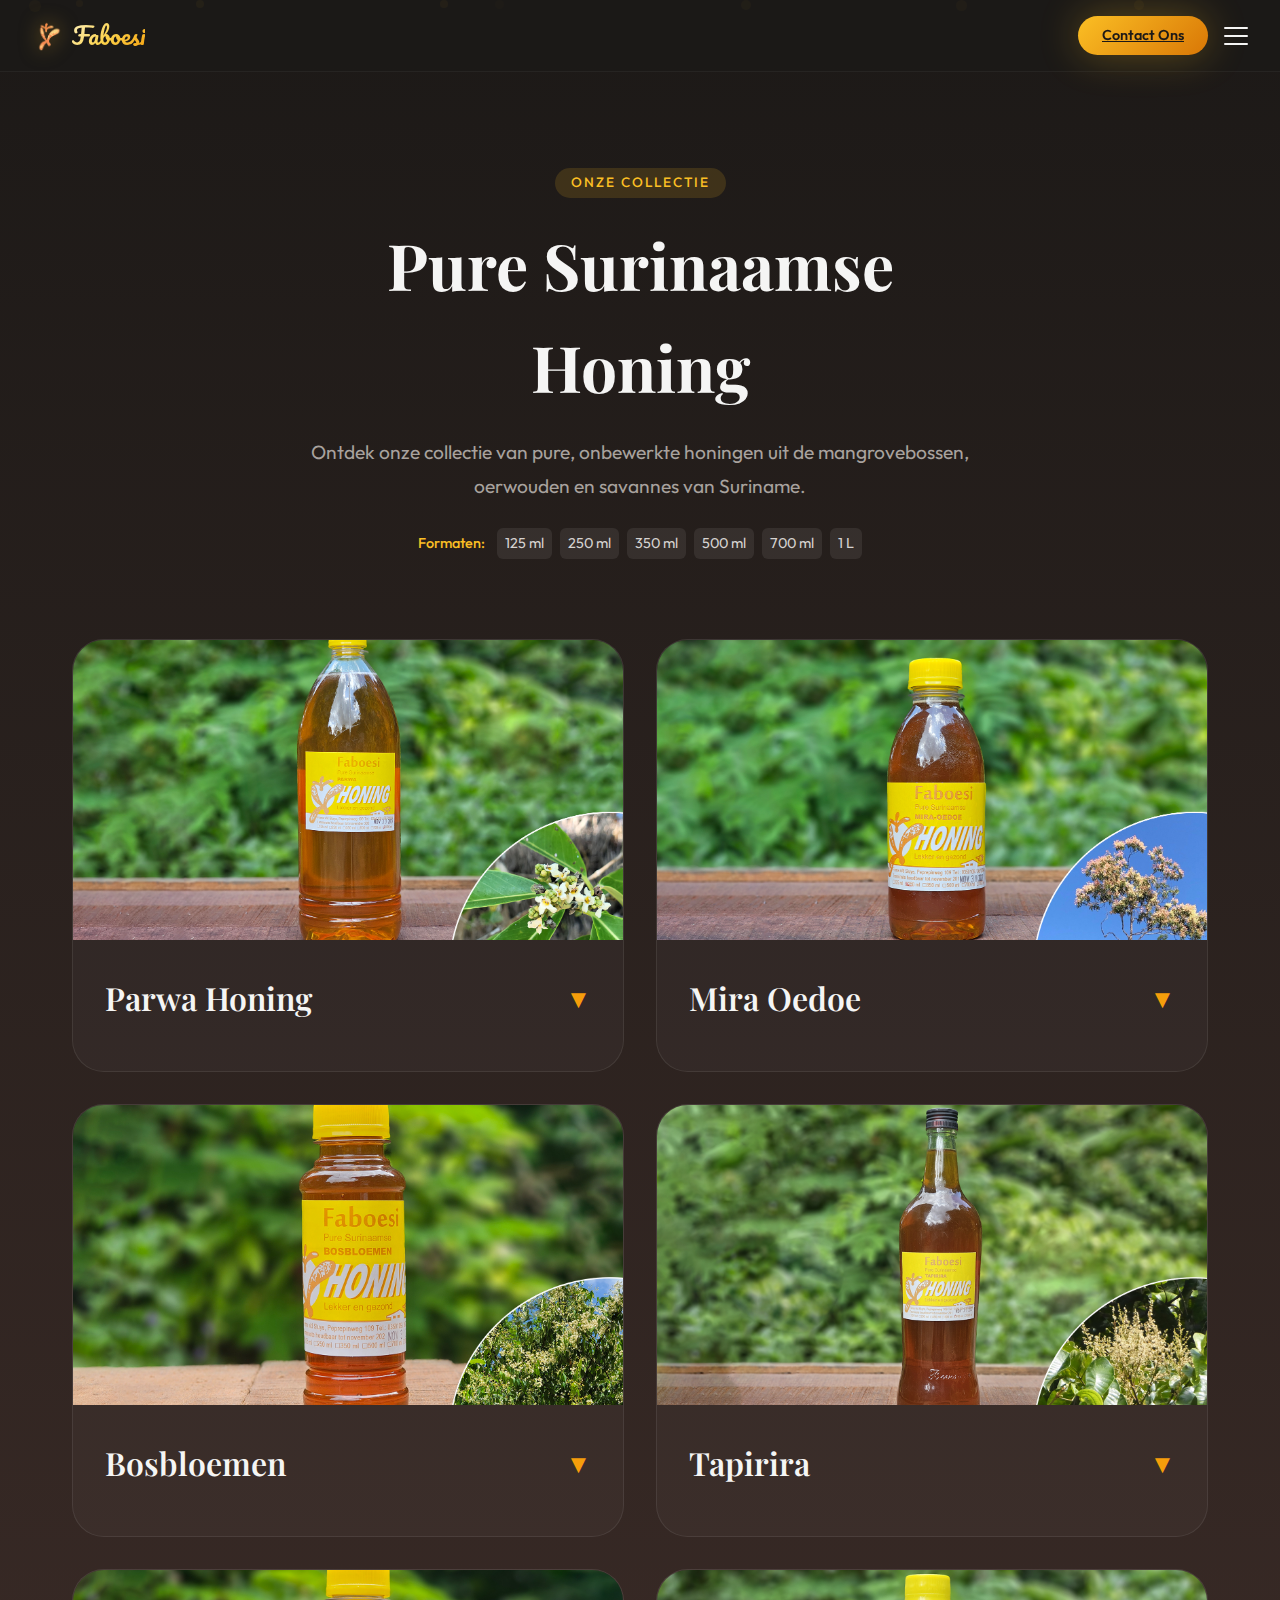
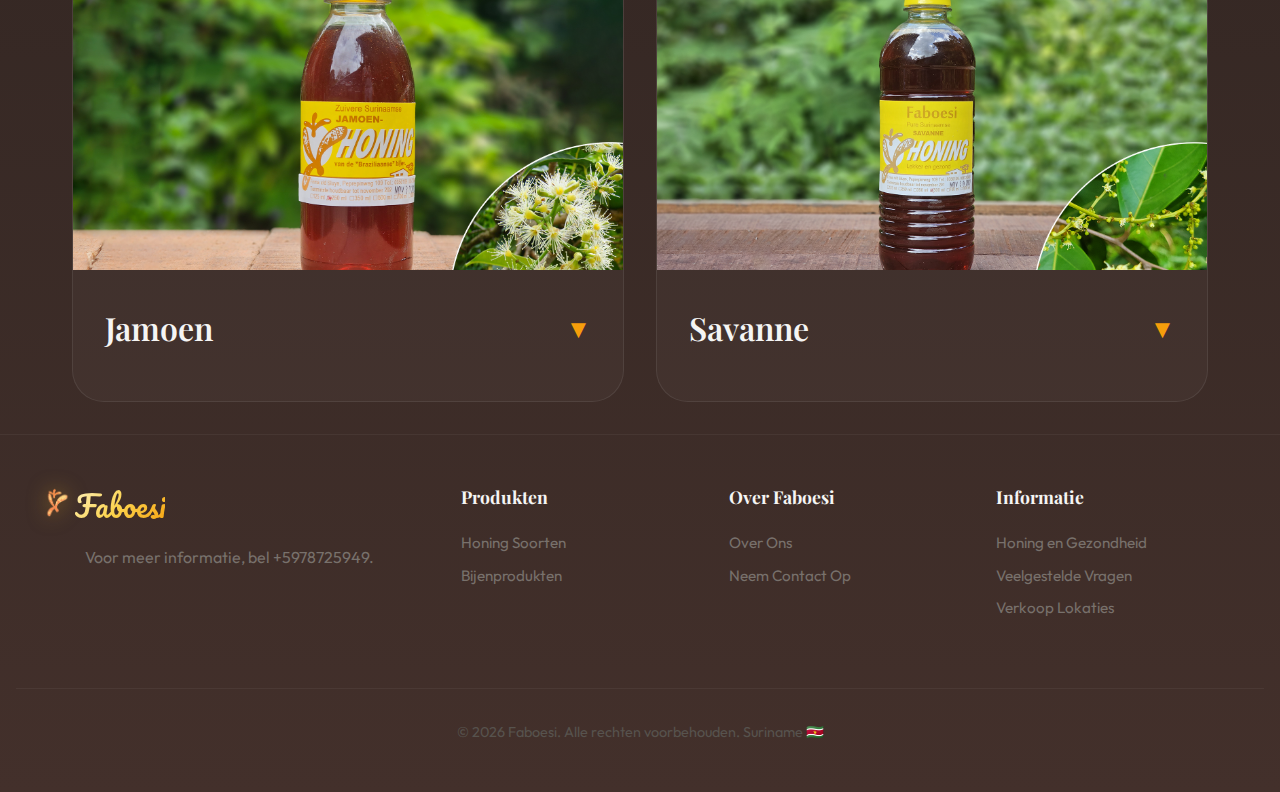
<file: produkten.html>
<!DOCTYPE html>
<html lang="nl">

<head>
    <meta charset="UTF-8">
    <meta name="viewport" content="width=device-width, initial-scale=1.0">
    <meta name="description" content="Faboesi Produkten - Pure honingen uit Suriname. Ontdek onze collectie.">
    <title>Honing soorten - Faboesi Pure Surinaamse Honing</title>
    <link rel="preconnect" href="https://fonts.googleapis.com">
    <link rel="preconnect" href="https://fonts.gstatic.com" crossorigin>
    <link
        href="https://fonts.googleapis.com/css2?family=Pacifico&family=Playfair+Display:wght@400;500;600;700&family=Outfit:wght@300;400;500;600&display=swap"
        rel="stylesheet">
    <link rel="stylesheet" href="Assets/css/styles.css">
    <style>
        /* Products Page Specific Styles */
        .products-page {
            padding-top: 120px;
            min-height: 100vh;
        }

        .products-page-header {
            text-align: center;
            padding: var(--space-2xl) var(--space-xl);
            max-width: 800px;
            margin: 0 auto;
        }

        .products-page-title {
            font-family: var(--font-display);
            font-size: clamp(2.5rem, 6vw, 4rem);
            font-weight: 700;
            color: var(--neutral-100);
            margin-bottom: var(--space-md);
        }

        .products-page-subtitle {
            font-size: 1.2rem;
            color: var(--neutral-400);
            line-height: 1.8;
        }

        /* Horizontal Product Cards Container */
        .products-list {
            max-width: 1200px;
            margin: 0 auto;
            padding: var(--space-xl);
            display: grid;
            grid-template-columns: repeat(2, 1fr);
            gap: var(--space-xl);
        }

        /* Horizontal Product Card */
        .product-card-horizontal {
            display: flex;
            flex-direction: column;
            background: rgba(255, 255, 255, 0.03);
            border: 1px solid rgba(255, 255, 255, 0.08);
            border-radius: var(--radius-2xl);
            overflow: hidden;
            transition: transform 0.3s ease, border-color 0.3s ease, box-shadow 0.3s ease;
        }

        .product-card-horizontal:hover {
            border-color: rgba(251, 191, 36, 0.3);
            box-shadow: var(--shadow-card), var(--shadow-glow);
            transform: translateY(-4px);
        }

        .product-card-horizontal .product-image-container {
            flex: none;
            width: 100%;
            height: 300px;
            aspect-ratio: auto;
            position: relative;
            display: flex;
            align-items: center;
            justify-content: center;
            background: linear-gradient(180deg, rgba(251, 191, 36, 0.05) 0%, transparent 100%);
            overflow: hidden;
        }

        .product-card-horizontal .product-image {
            width: 100%;
            height: 100%;
            object-fit: cover;
            transition: var(--transition-slow);
            cursor: pointer;
        }

        .product-card-horizontal:hover .product-image {
            transform: scale(1.05);
        }

        .product-card-horizontal .product-glow {
            position: absolute;
            width: 200px;
            height: 200px;
            background: radial-gradient(circle, rgba(251, 191, 36, 0.3) 0%, transparent 70%);
            border-radius: 50%;
            opacity: 0;
            transition: var(--transition-slow);
            pointer-events: none;
        }

        .product-card-horizontal:hover .product-glow {
            opacity: 1;
        }

        /* Inline Carousel */
        .product-image-container.inline-carousel {
            justify-content: flex-start;
            overflow-x: auto;
            scroll-snap-type: x mandatory;
            scrollbar-width: thin;
            scrollbar-color: rgba(251, 191, 36, 0.5) transparent;
        }

        .product-image-container.inline-carousel::-webkit-scrollbar {
            height: 6px;
        }

        .product-image-container.inline-carousel::-webkit-scrollbar-track {
            background: rgba(255, 255, 255, 0.05);
        }

        .product-image-container.inline-carousel::-webkit-scrollbar-thumb {
            background-color: var(--honey-500);
            border-radius: 10px;
        }

        .product-image-container.inline-carousel .product-image {
            flex: 0 0 100%;
            scroll-snap-align: start;
        }

        .product-card-horizontal:hover .inline-carousel .product-image {
            transform: none;
            /* Disable hover scale to avoid jittering when scrolling */
        }

        .inline-carousel-btn {
            position: absolute;
            top: 50%;
            transform: translateY(-50%);
            background: rgba(0, 0, 0, 0.6);
            color: white;
            border: 1px solid rgba(255, 255, 255, 0.2);
            width: 36px;
            height: 36px;
            border-radius: 50%;
            font-size: 14px;
            cursor: pointer;
            z-index: 20;
            display: flex;
            align-items: center;
            justify-content: center;
            transition: all 0.3s ease;
        }

        .inline-carousel-btn:hover {
            background: var(--honey-500);
            border-color: var(--honey-400);
        }

        .inline-carousel-btn.prev {
            left: 10px;
        }

        .inline-carousel-btn.next {
            right: 10px;
        }

        .product-card-horizontal .product-info {
            flex: 1;
            padding: var(--space-xl);
            display: flex;
            flex-direction: column;
            justify-content: center;
        }

        .product-card-horizontal .product-category {
            display: block;
            font-size: 0.8rem;
            color: var(--honey-500);
            text-transform: uppercase;
            letter-spacing: 2px;
            margin-bottom: var(--space-sm);
        }

        .product-card-horizontal .product-name {
            font-family: var(--font-display);
            font-size: 2rem;
            font-weight: 600;
            color: var(--neutral-100);
            margin-bottom: var(--space-md);
        }

        .product-card-horizontal .product-description {
            font-size: 1rem;
            color: var(--neutral-400);
            line-height: 1.8;
            margin-bottom: var(--space-lg);
        }

        .product-card-horizontal .product-meta {
            display: flex;
            gap: var(--space-md);
            flex-wrap: wrap;
            border: none;
            padding: 0;
            margin: 0;
        }

        .product-card-horizontal .product-size {
            font-size: 0.9rem;
            color: var(--neutral-300);
            background: rgba(255, 255, 255, 0.08);
            padding: var(--space-sm) var(--space-md);
            border-radius: var(--radius-md);
        }

        /* Product Badge - Horizontal */
        .product-card-horizontal .product-badge {
            position: absolute;
            top: var(--space-md);
            left: var(--space-md);
            padding: var(--space-xs) var(--space-md);
            border-radius: var(--radius-full);
            font-size: 0.75rem;
            font-weight: 600;
            text-transform: uppercase;
            letter-spacing: 1px;
            z-index: 10;
        }

        .product-card-horizontal .product-badge.bestseller {
            background: linear-gradient(135deg, #f59e0b, #d97706);
            color: white;
        }

        /* Responsive */
        @media (max-width: 768px) {
            .products-list {
                grid-template-columns: 1fr;
            }

            .product-card-horizontal {
                flex-direction: column;
            }

            .product-card-horizontal .product-image-container {
                flex: none;
                width: 100%;
                height: 250px;
            }

            .product-card-horizontal .product-info {
                padding: var(--space-lg);
            }

            .product-card-horizontal .product-name {
                font-size: 1.5rem;
            }
        }
    </style>
</head>

<body>
    <!-- Floating Particles Background -->
    <div class="particles" id="particles"></div>

    <!-- Navigation -->
    <nav class="navbar">
        <div class="nav-container">
            <a href="index.html" class="logo">
                <img src="Assets/images/logo.png" alt="Faboesi Logo" class="logo-icon" width="32" height="32">
                <span class="logo-text">Faboesi</span>
            </a>
            <ul class="nav-links" id="navLinks">
                <li><a href="index.html">Home</a></li>
                <li><a href="produkten.html" class="active">Honing soorten</a></li>
                <li><a href="andere-produkten.html">Bijenprodukten</a></li>
                <li><a href="puur-natuur.html">Honing en Gezondheid</a></li>
                <li><a href="about.html">Over Ons</a></li>
                <li><a href="about.html#faq">Veelgestelde Vragen</a></li>
                <li class="desktop-only"><a href="winkels.html">Winkels</a></li>
                <li class="mobile-only"><a href="winkels.html" class="nav-shops">Winkels Verkrijgbaar</a></li>

            </ul>
            <div class="nav-actions">
                <a href="https://wa.me/5978725949" class="nav-cta">Contact Ons</a>
                <button class="hamburger" id="hamburger" aria-label="Toggle menu">
                    <span class="bar"></span>
                    <span class="bar"></span>
                    <span class="bar"></span>
                </button>
            </div>
        </div>
    </nav>

    <!-- Products Page Content -->
    <main class="products-page">
        <div class="products-page-header">
            <span class="section-badge">Onze Collectie</span>
            <h1 class="products-page-title">Pure Surinaamse <span class="highlight">Honing</span></h1>
            <p class="products-page-subtitle">Ontdek onze collectie van pure, onbewerkte honingen uit de mangrovebossen,
                oerwouden en savannes van Suriname.</p>
            <div style="display: flex; justify-content: center; gap: var(--space-sm); flex-wrap: wrap; margin-top: var(--space-lg); align-items: center;">
                <span style="color: var(--honey-400); font-size: 0.9rem; font-weight: 500; margin-right: var(--space-xs);">Formaten:</span>
                <span style="font-size: 0.9rem; color: var(--neutral-300); background: rgba(255, 255, 255, 0.08); padding: var(--space-xs) var(--space-sm); border-radius: var(--radius-sm);">125 ml</span>
                <span style="font-size: 0.9rem; color: var(--neutral-300); background: rgba(255, 255, 255, 0.08); padding: var(--space-xs) var(--space-sm); border-radius: var(--radius-sm);">250 ml</span>
                <span style="font-size: 0.9rem; color: var(--neutral-300); background: rgba(255, 255, 255, 0.08); padding: var(--space-xs) var(--space-sm); border-radius: var(--radius-sm);">350 ml</span>
                <span style="font-size: 0.9rem; color: var(--neutral-300); background: rgba(255, 255, 255, 0.08); padding: var(--space-xs) var(--space-sm); border-radius: var(--radius-sm);">500 ml</span>
                <span style="font-size: 0.9rem; color: var(--neutral-300); background: rgba(255, 255, 255, 0.08); padding: var(--space-xs) var(--space-sm); border-radius: var(--radius-sm);">700 ml</span>
                <span style="font-size: 0.9rem; color: var(--neutral-300); background: rgba(255, 255, 255, 0.08); padding: var(--space-xs) var(--space-sm); border-radius: var(--radius-sm);">1 L</span>
            </div>
        </div>

        <div class="products-list">
            <!-- Product Card 1 - Parwa -->
            <article class="product-card-horizontal">
                <div class="product-image-container">
                    <img src="Assets/images/New%20folder/Produkten/Edits/parwa.png" alt="Parwa Honing" class="product-image">
                    <div class="product-glow"></div>
                </div>
                <div class="product-info">
                    <h2 class="product-name">Parwa Honing <span class="toggle-icon">▼</span></h2>
                    <div class="product-collapsible">
                        <p class="product-description">
                            Parwahoning is licht van kleur en heeft een zacht zoete smaak. Uniek aan deze honing is dat
                            het
                            een klein beetje zout bevat. Na een bepaalde periode (soms maanden, soms jaren) kan de parwa
                            honing kristaliseren. Uitleg over dit natuurlijke proces kunt u op deze website vinden bij
                            veel
                            gestelde vragen. Parwahoning is goed voor het behandelen van wonden en het verzorgen van de
                            huid. De zachte smaak past goed in thee en yoghurt.
                            <br><br>
                            De parwaboom (Avicennia germinans) is een mangrovesoort die groeit langs de kust en soms in
                            de
                            kustvlakte langs de rivieren. Deze boom komt heel veel voor in Coronie. Ze bloeit meestal
                            van
                            september tot en met december.
                        </p>

                    </div>
                </div>
            </article>

            <!-- Product Card 2 - Mira Oedoe -->
            <article class="product-card-horizontal">
                <div class="product-image-container">
                    <img src="Assets/images/New%20folder/Produkten/Edits/mira-oedoe.png" alt="Mira Oedoe Honing" class="product-image">
                    <div class="product-glow"></div>
                </div>
                <div class="product-info">
                    <h2 class="product-name">Mira Oedoe <span class="toggle-icon">▼</span></h2>
                    <div class="product-collapsible">
                        <p class="product-description">
                            Deze honing is dik en zoet, altijd geliefd bij kinderen. Het is een goede honing om interne
                            ontstekingen en darmproblemen te behandelen. Ook lekker in recepten met honing.
                            <br><br>
                            De boom Mira oedoe (Mierenhout, Triplaris surinamensis), groeit in de swampgebieden van de
                            kustvlakte van Suriname. Ze bloeit meestal in september, de witte en roodachtige bloeiwijzen
                            zijn zeer opvallend. Na het bloeien regent het ‘helikopter’ zaadjes, die ook op ons label
                            voorkomen.
                        </p>

                    </div>
                </div>
            </article>

            <!-- Product Card 4 - Bosbloemen -->
            <article class="product-card-horizontal">
                <div class="product-image-container">
                    <img src="Assets/images/New%20folder/Produkten/Edits/Bosbloemen.png" alt="Bosbloemen Honing" class="product-image">
                    <div class="product-glow"></div>
                </div>
                <div class="product-info">
                    <h2 class="product-name">Bosbloemen <span class="toggle-icon">▼</span></h2>
                    <div class="product-collapsible">
                        <p class="product-description">
                            Een heerlijk zoete, kruidige honing en een mix van verschillende boomsoorten. Deze honing is
                            goed voor het versterken van de weerstand en geeft energie.
                            <br><br>
                            De honing wordt gewonnen in het bos en savannegebied achter Zanderij. Daar zijn vele soorten
                            bomen waarvan onze bijen de nectar vinden, waaronder Swiet meri, verschillende soorten
                            lianen,
                            en bomen en struiken van de families Myrtaceae en Malpighiaceae.
                        </p>

                    </div>
                </div>
            </article>

            <!-- Product Card 6 - Tapirira -->
            <article class="product-card-horizontal">
                <div class="product-image-container">
                    <img src="Assets/images/New%20folder/Produkten/Edits/tapirira.png" alt="Tapirira Honing" class="product-image">
                    <div class="product-glow"></div>
                </div>
                <div class="product-info">
                    <h2 class="product-name">Tapirira <span class="toggle-icon">▼</span></h2>
                    <div class="product-collapsible">
                        <p class="product-description">
                            Een honing met een krachtige, zoete, zware kruidige smaak. Het is goed voor de huid en
                            wonden en
                            urinary problemen, en helpt de bloedruk verlagen. Smaakt goed bij vlees voor de gril of bbq.
                            <br><br>
                            Het is familie van de mango en cashew, en wordt ook wel Swiet siri genoemd, omdat je de
                            besjes
                            kunt eten. Het groeit in de kustvlakte en in het bos.
                        </p>

                    </div>
                </div>
            </article>

            <!-- Product Card 3 - Jamoen -->
            <article class="product-card-horizontal">
                <div class="product-image-container">
                    <img src="Assets/images/New%20folder/Produkten/Edits/Jamoen.png" alt="Jamoen Honing" class="product-image">
                    <div class="product-glow"></div>
                </div>
                <div class="product-info">
                    <h2 class="product-name">Jamoen <span class="toggle-icon">▼</span></h2>
                    <div class="product-collapsible">
                        <p class="product-description">
                            Een hele donkere honing met een sterke smaak, de nektar van de bloemen is zoet en wrang
                            zoals de
                            bes. Helpt bij suikerziekte, hoge bloeddruk, hartklachten en overgewicht.
                            <br><br>
                            De boom (Syzygium cuminii) groeit veel in de kustvlakte langs randen van weilanden. Ze
                            bloeit
                            meestal in augustus. De paarse bessen worden gegeten en gebruikt voor het maken van wijn.
                        </p>

                    </div>
                </div>
            </article>

            <!-- Product Card 5 - Savanne -->
            <article class="product-card-horizontal">
                <div class="product-image-container">
                    <img src="Assets/images/New%20folder/Produkten/Edits/savane.png" alt="Savanne Honing" class="product-image">
                    <div class="product-glow"></div>
                </div>
                <div class="product-info">
                    <h2 class="product-name">Savanne <span class="toggle-icon">▼</span></h2>
                    <div class="product-collapsible">
                        <p class="product-description">
                            Een kruidige honing, met een licht bittere nasmaak. Het heeft dezelfde werking als
                            bosbloemen.
                            Deze honing vinden we als de savanne bloeit.
                        </p>

                    </div>
                </div>
            </article>
        </div>


    </main>

    <!-- Footer -->
    <footer class="footer">
        <div class="footer-content">
            <div class="footer-brand">
                <img src="Assets/images/logo.png" alt="Faboesi Logo" class="logo-icon" width="32" height="32">
                <span class="logo-text">Faboesi</span>
                <p>Voor meer informatie, bel +5978725949.</p>
            </div>
            <div class="footer-links">
                <div class="footer-column">
                    <h4>Produkten</h4>
                    <a href="produkten.html">Honing Soorten</a>
                    <a href="andere-produkten.html">Bijenprodukten</a>
                </div>
                <div class="footer-column">
                    <h4>Over Faboesi</h4>
                    <a href="about.html">Over Ons</a>
                    <a href="puur-natuur.html">Neem Contact Op</a>
                </div>
                <div class="footer-column">
                    <h4>Informatie</h4>
                    <a href="puur-natuur.html">Honing en Gezondheid</a>
                    <a href="about.html#faq">Veelgestelde Vragen</a>
                    <a href="winkels.html">Verkoop Lokaties</a>
                </div>
            </div>
        </div>
        <div class="footer-bottom">
            <p>© 2026 Faboesi. Alle rechten voorbehouden. Suriname 🇸🇷</p>
        </div>
    </footer>

    <script src="Assets/js/script.js"></script>
</body>

</html>
</file>
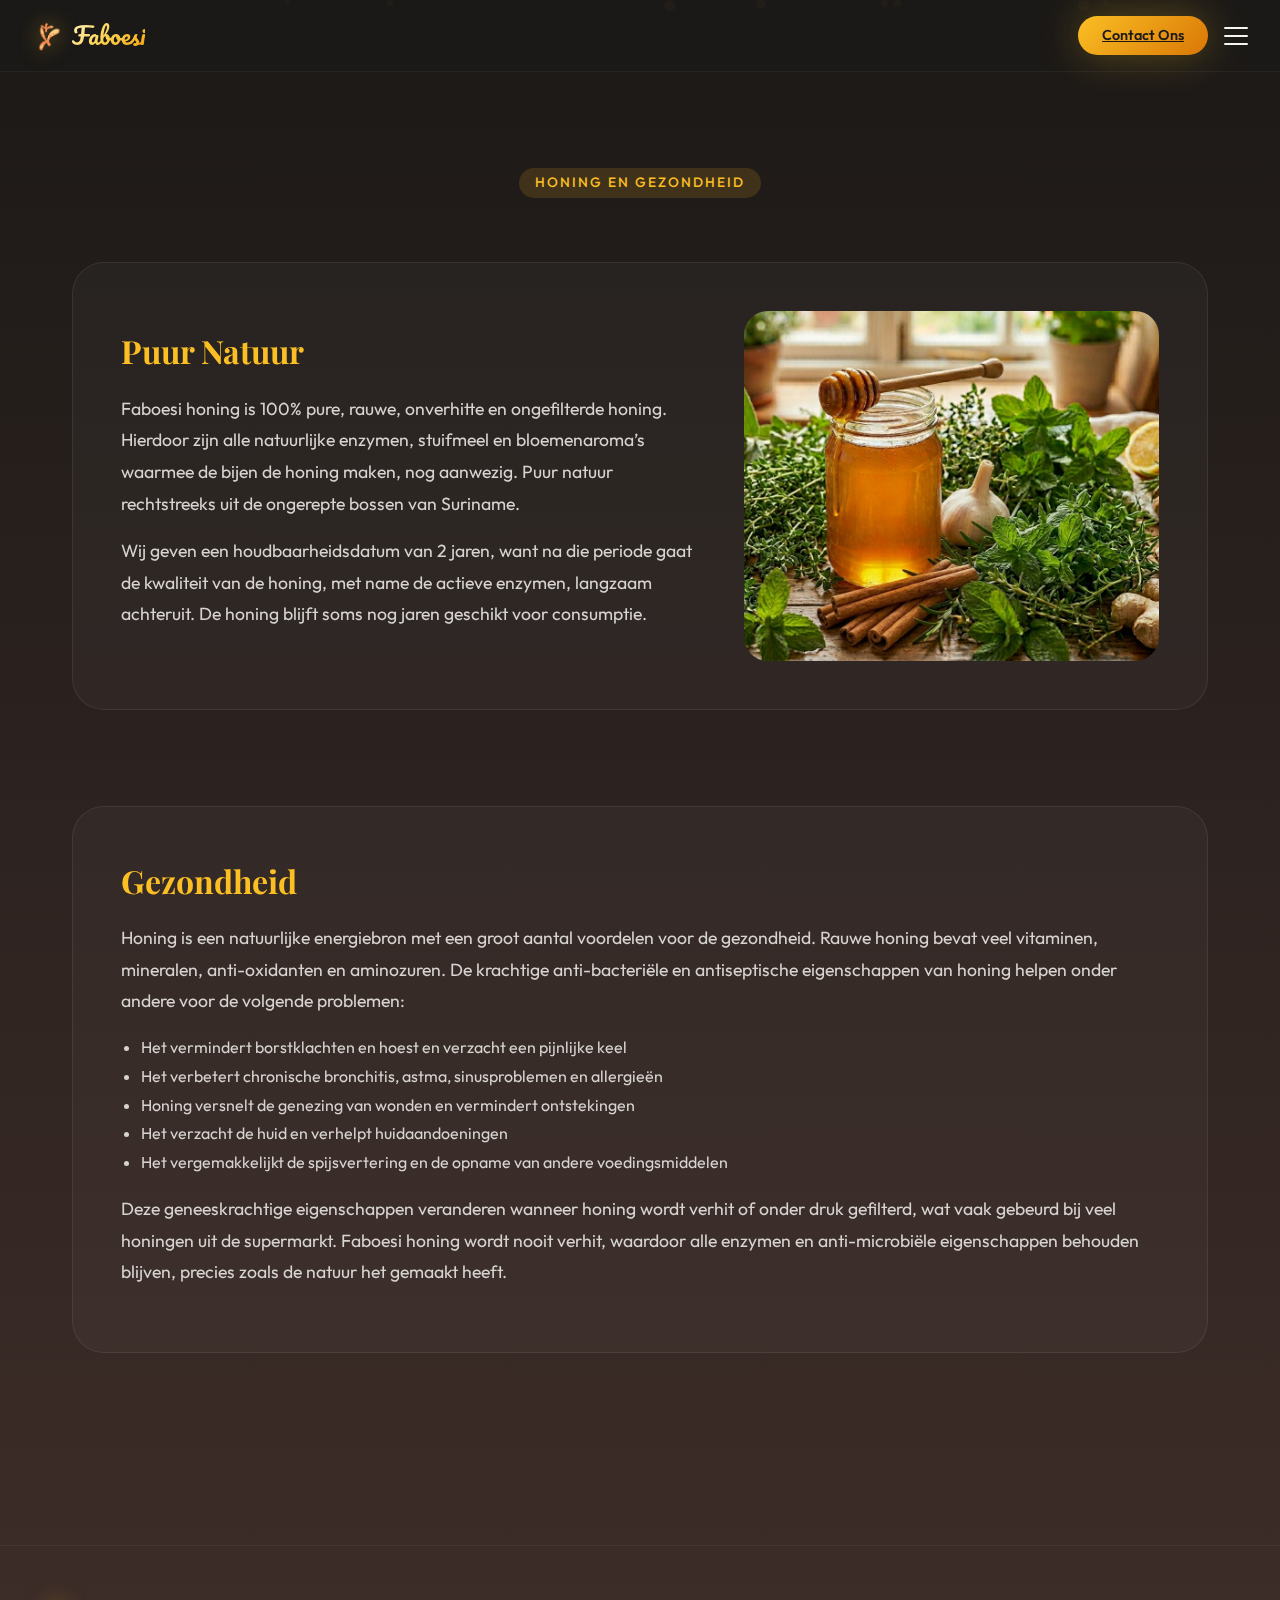
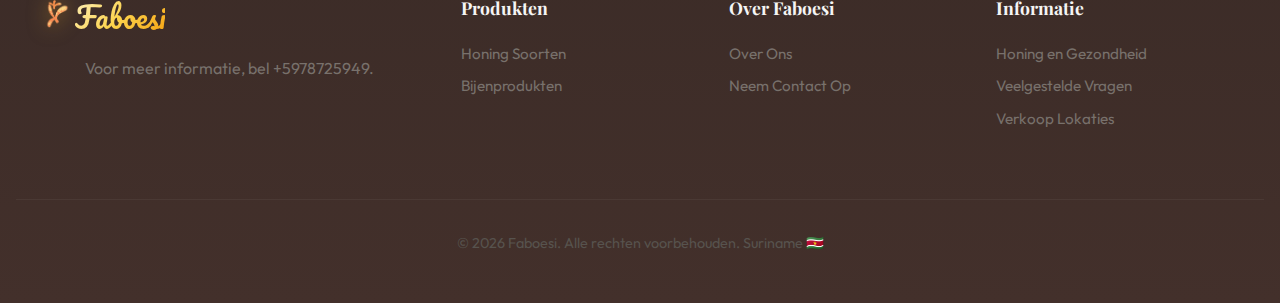
<file: puur-natuur.html>
<!DOCTYPE html>
<html lang="nl">

<head>
    <meta charset="UTF-8">
    <meta name="viewport" content="width=device-width, initial-scale=1.0">
    <meta name="description" content="Faboesi Puur Natuur - Gezondheidsvoordelen van rauwe, onverhitte honing.">
    <title>Honing en Gezondheid - Faboesi Pure Surinaamse Honing</title>
    <link rel="preconnect" href="https://fonts.googleapis.com">
    <link rel="preconnect" href="https://fonts.gstatic.com" crossorigin>
    <link
        href="https://fonts.googleapis.com/css2?family=Pacifico&family=Playfair+Display:wght@400;500;600;700&family=Outfit:wght@300;400;500;600&display=swap"
        rel="stylesheet">
    <link rel="stylesheet" href="Assets/css/styles.css">
    <style>
        /* About Page Specific Styles */
        .about-page {
            padding-top: 120px;
            min-height: 100vh;
        }

        .about-header {
            text-align: center;
            padding: var(--space-2xl) var(--space-xl);
            max-width: 800px;
            margin: 0 auto;
        }

        .about-title {
            font-family: var(--font-display);
            font-size: clamp(2.5rem, 6vw, 4rem);
            font-weight: 700;
            color: var(--neutral-100);
            margin-bottom: var(--space-md);
        }

        .about-content {
            max-width: 1200px;
            margin: 0 auto;
            padding: 0 var(--space-xl) var(--space-4xl);
        }

        .about-section {
            display: flex;
            flex-direction: column;
            gap: var(--space-xl);
            margin-bottom: var(--space-4xl);
            background: rgba(255, 255, 255, 0.03);
            border: 1px solid rgba(255, 255, 255, 0.08);
            border-radius: var(--radius-2xl);
            padding: var(--space-2xl);
            position: relative;
            overflow: hidden;
        }

        .about-image-container {
            width: 100%;
            height: 300px;
            border-radius: var(--radius-xl);
            overflow: hidden;
            position: relative;
        }

        .about-image {
            width: 100%;
            height: 100%;
            object-fit: cover;
            transition: var(--transition-slow);
        }

        .about-section:hover .about-image:not(.no-zoom) {
            transform: scale(1.05);
        }

        .about-text h2 {
            font-family: var(--font-display);
            font-size: 2rem;
            color: var(--honey-400);
            margin-bottom: var(--space-md);
        }

        .about-text p {
            font-size: 1.1rem;
            color: var(--neutral-300);
            line-height: 1.8;
            margin-bottom: var(--space-md);
        }

        @media (min-width: 768px) {
            .about-section {
                flex-direction: row;
                align-items: center;
            }

            .about-section.reverse {
                flex-direction: row-reverse;
            }

            .about-image-container {
                flex: 0 0 40%;
                height: 350px;
            }
        }
    </style>
</head>

<body>
    <!-- Floating Particles Background -->
    <div class="particles" id="particles"></div>

    <!-- Navigation -->
    <nav class="navbar">
        <div class="nav-container">
            <a href="index.html" class="logo">
                <img src="Assets/images/logo.png" alt="Faboesi Logo" class="logo-icon" width="32" height="32">
                <span class="logo-text">Faboesi</span>
            </a>
            <ul class="nav-links" id="navLinks">
                <li><a href="index.html">Home</a></li>
                <li><a href="producten.html">Honing soorten</a></li>
                <li><a href="andere-producten.html">Bijenproducten</a></li>
                <li><a href="puur-natuur.html" class="active">Honing en Gezondheid</a></li>
                <li><a href="about.html">Over Ons</a></li>
                <li><a href="about.html#faq">Veelgestelde Vragen</a></li>
                <li class="desktop-only"><a href="winkels.html">Winkels</a></li>
                <li class="mobile-only"><a href="winkels.html" class="nav-shops">Winkels Verkrijgbaar</a></li>
            </ul>
            <div class="nav-actions">
                <a href="https://wa.me/5978725949" class="nav-cta">Contact Ons</a>
                <button class="hamburger" id="hamburger" aria-label="Toggle menu">
                    <span class="bar"></span>
                    <span class="bar"></span>
                    <span class="bar"></span>
                </button>
            </div>
        </div>
    </nav>

    <!-- Page Content -->
    <main class="about-page" style="padding-top: 120px; min-height: 100vh;">
        <div class="about-header" style="padding-bottom: 3rem;">
            <span class="section-badge">Honing en Gezondheid</span>
        </div>

        <div class="about-content">
            <!-- Mission Section -->
            <section class="about-section reverse">
                <div class="about-image-container">
                    <img src="Assets/images/New folder/Honing en Gezondheid/HoningenGezondheid.png" alt="Puur Natuur" class="about-image">
                </div>
                <div class="about-text">
                    <h2>Puur Natuur</h2>
                    <p>
                        Faboesi honing is 100% pure, rauwe, onverhitte en ongefilterde honing. Hierdoor zijn alle
                        natuurlijke enzymen, stuifmeel en bloemenaroma’s waarmee de bijen de honing maken, nog aanwezig.
                        Puur natuur rechtstreeks uit de ongerepte bossen van Suriname.
                    </p>
                    <p>
                        Wij geven een houdbaarheidsdatum van 2 jaren, want na die periode gaat de kwaliteit van de
                        honing, met name de actieve enzymen, langzaam achteruit. De honing blijft soms nog jaren
                        geschikt voor consumptie.
                    </p>
                </div>
            </section>

            <!-- Health Benefits Section -->
            <section class="about-section">
                <div class="about-text" style="width: 100%;">
                    <h2>Gezondheid</h2>
                    <p>
                        Honing is een natuurlijke energiebron met een groot aantal voordelen voor de gezondheid. Rauwe
                        honing bevat veel vitaminen, mineralen, anti-oxidanten en aminozuren. De krachtige
                        anti-bacteriële en antiseptische eigenschappen van honing helpen onder andere voor de volgende
                        problemen:
                    </p>
                    <ul style="list-style-type: disc; margin-left: 20px; color: var(--neutral-300); line-height: 1.8;">
                        <li>Het vermindert borstklachten en hoest en verzacht een pijnlijke keel</li>
                        <li>Het verbetert chronische bronchitis, astma, sinusproblemen en allergieën</li>
                        <li>Honing versnelt de genezing van wonden en vermindert ontstekingen</li>
                        <li>Het verzacht de huid en verhelpt huidaandoeningen</li>
                        <li>Het vergemakkelijkt de spijsvertering en de opname van andere voedingsmiddelen</li>
                    </ul>
                    <p style="margin-top: 1rem;">
                        Deze geneeskrachtige eigenschappen veranderen wanneer honing wordt verhit of onder druk
                        gefilterd, wat vaak gebeurd bij veel honingen uit de supermarkt. Faboesi honing wordt nooit
                        verhit, waardoor alle enzymen en anti-microbiële eigenschappen behouden blijven, precies zoals
                        de natuur het gemaakt heeft.
                    </p>
                </div>
            </section>
        </div>
    </main>

    <!-- Footer -->
    <footer class="footer">
        <div class="footer-content">
            <div class="footer-brand">
                <img src="Assets/images/logo.png" alt="Faboesi Logo" class="logo-icon" width="32" height="32">
                <span class="logo-text">Faboesi</span>
                <p>Voor meer informatie, bel +5978725949.</p>
            </div>
            <div class="footer-links">
                <div class="footer-column">
                   <h4>Produkten</h4>
                    <a href="producten.html">Honing Soorten</a>
                    <a href="andere-producten.html">Bijenprodukten</a>
                </div>
                <div class="footer-column">
                    <h4>Over Faboesi</h4>
                    <a href="about.html">Over Ons</a>
                    <a href="puur-natuur.html">Neem Contact Op</a>
                </div>
                <div class="footer-column">
                    <h4>Informatie</h4>
                    <a href="#">Honing en Gezondheid</a>
                    <a href="about.html#faq">Veelgestelde Vragen</a>
                    <a href="winkels.html">Verkoop Lokaties</a>
                </div>
            </div>
        </div>
        <div class="footer-bottom">
            <p>© 2026 Faboesi. Alle rechten voorbehouden. Suriname 🇸🇷</p>
        </div>
    </footer>

    <script src="Assets/js/script.js"></script>
</body>

</html>
</file>
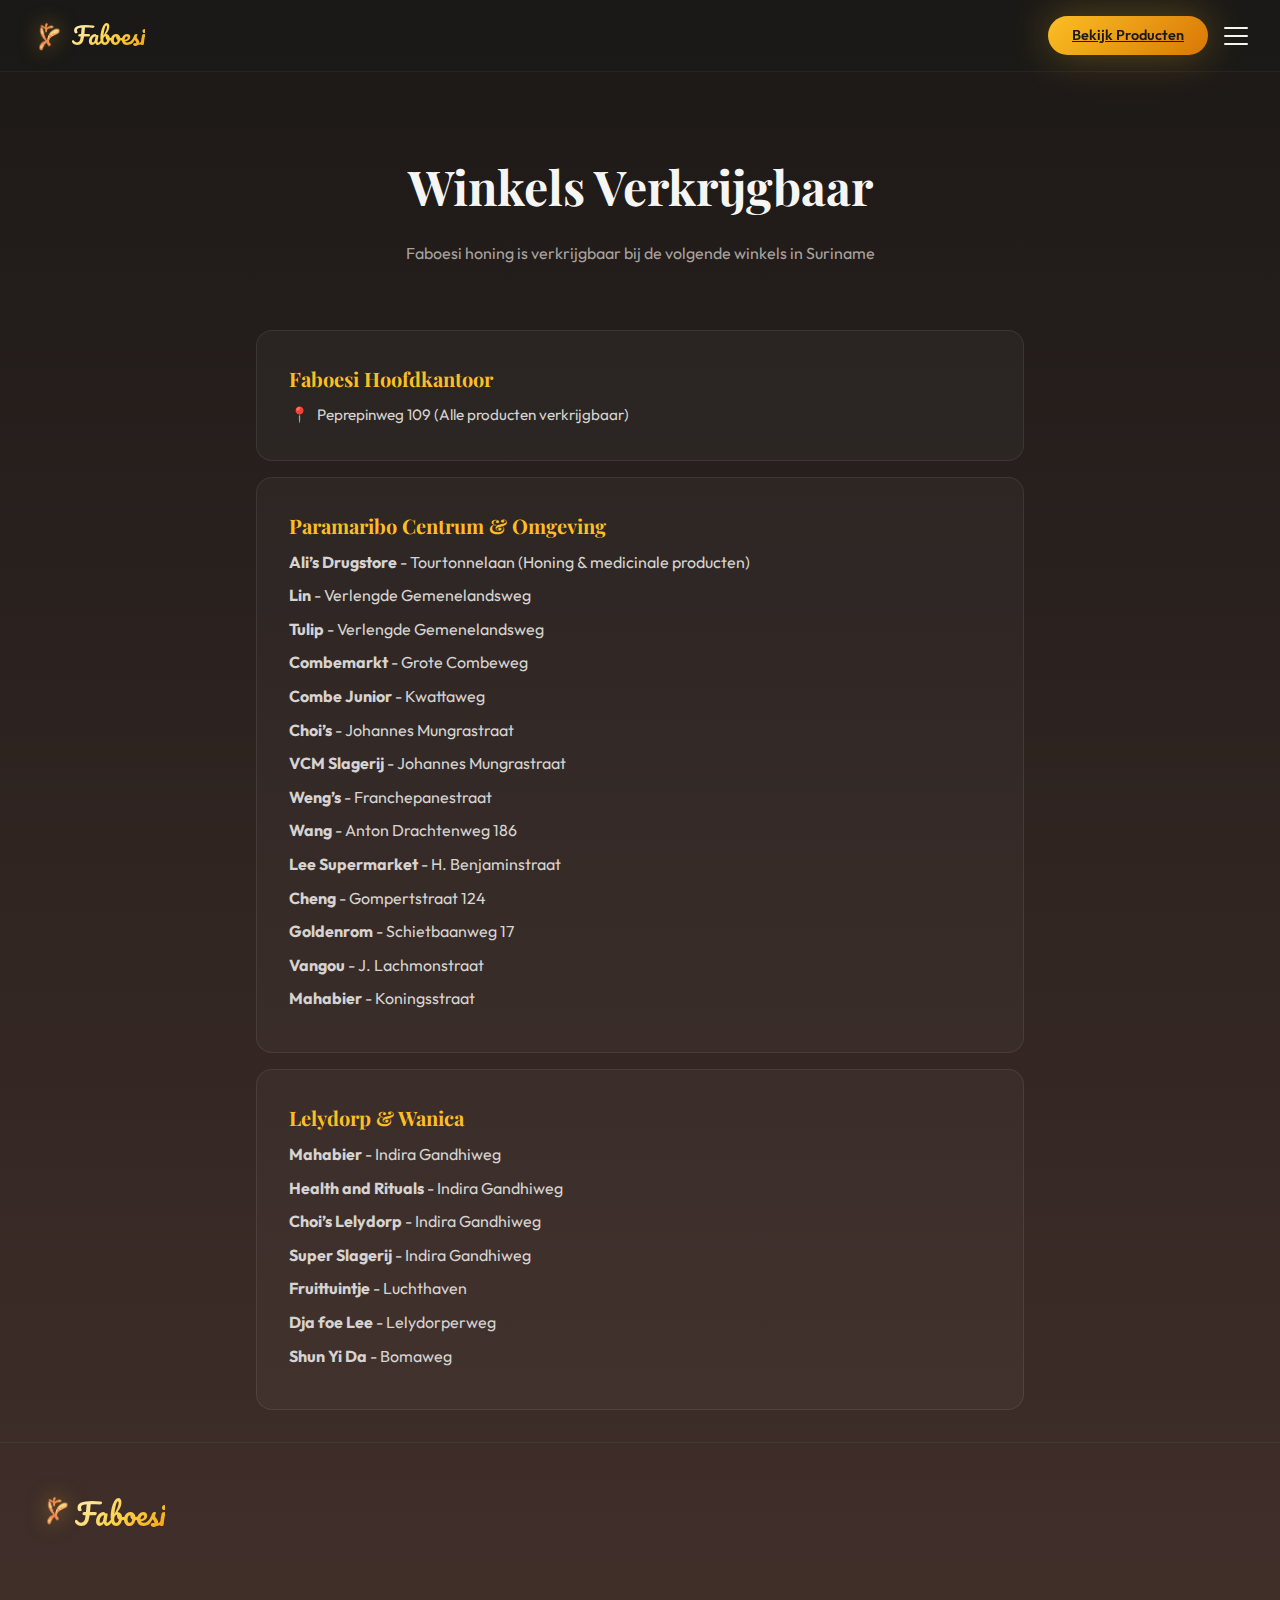
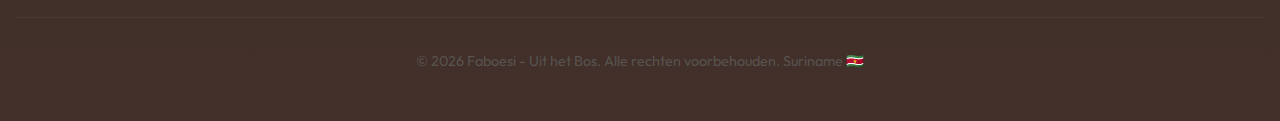
<file: winkels.html>
<!DOCTYPE html>
<html lang="nl">

<head>
    <meta charset="UTF-8">
    <meta name="viewport" content="width=device-width, initial-scale=1.0">
    <meta name="description" content="Faboesi honing verkrijgbaar bij deze winkels in Suriname">
    <title>Winkels | Faboesi - Uit het Bos</title>
    <link rel="preconnect" href="https://fonts.googleapis.com">
    <link rel="preconnect" href="https://fonts.gstatic.com" crossorigin>
    <link
        href="https://fonts.googleapis.com/css2?family=Pacifico&family=Playfair+Display:wght@400;500;600;700&family=Outfit:wght@300;400;500;600&display=swap"
        rel="stylesheet">
    <link rel="stylesheet" href="Assets/css/styles.css">
    <style>
        /* Stores Page Specific Styles */
        .stores-page {
            min-height: 100vh;
            padding-top: 100px;
        }

        .stores-header {
            text-align: center;
            padding: var(--space-2xl) var(--space-md);
        }

        .stores-header h1 {
            font-family: var(--font-display);
            font-size: 2rem;
            color: var(--neutral-100);
            margin-bottom: var(--space-md);
        }

        .stores-header p {
            color: var(--neutral-400);
            max-width: 500px;
            margin: 0 auto;
        }

        .stores-list {
            max-width: 800px;
            margin: 0 auto;
            padding: var(--space-md);
        }

        .store-card {
            background: rgba(255, 255, 255, 0.03);
            border: 1px solid rgba(255, 255, 255, 0.08);
            border-radius: var(--radius-lg);
            padding: var(--space-lg);
            margin-bottom: var(--space-md);
            transition: border-color 0.2s ease;
        }

        .store-card:hover {
            border-color: rgba(251, 191, 36, 0.3);
        }

        .store-name {
            font-family: var(--font-display);
            font-size: 1.25rem;
            color: var(--honey-400);
            margin-bottom: var(--space-sm);
        }

        .store-details {
            display: flex;
            flex-direction: column;
            gap: var(--space-xs);
        }

        .store-detail {
            display: flex;
            align-items: center;
            gap: var(--space-sm);
            color: var(--neutral-300);
            font-size: 0.95rem;
        }

        .store-detail-icon {
            width: 20px;
            text-align: center;
            color: var(--neutral-500);
        }

        .back-link {
            display: inline-flex;
            align-items: center;
            gap: var(--space-sm);
            color: var(--honey-400);
            text-decoration: none;
            padding: var(--space-md);
            font-size: 0.95rem;
            transition: color 0.2s ease;
        }

        .back-link:hover {
            color: var(--honey-300);
        }

        @media (min-width: 768px) {
            .stores-header h1 {
                font-size: 3rem;
            }

            .store-card {
                padding: var(--space-xl);
            }

            .store-details {
                flex-direction: row;
                flex-wrap: wrap;
                gap: var(--space-lg);
            }
        }
    </style>
</head>

<body>
    <!-- Navigation -->
    <nav class="navbar">
        <div class="nav-container">
            <a href="index.html" class="logo">
                <img src="Assets/images/logo.png" alt="Faboesi Logo" class="logo-icon" width="32" height="32">
                <span class="logo-text">Faboesi</span>
            </a>
            <ul class="nav-links" id="navLinks">
                <li><a href="index.html">Home</a></li>
                <li><a href="producten.html">Honing soorten</a></li>
                <li><a href="andere-producten.html">Bijenproducten</a></li>
                <li><a href="puur-natuur.html">Honing en Gezondheid</a></li>
                <li><a href="about.html">Over Ons</a></li>
                <li><a href="about.html#faq">Veelgestelde Vragen</a></li>
                <li class="desktop-only"><a href="winkels.html" class="active">Winkels</a></li>
                <li class="mobile-only"><a href="winkels.html" class="active nav-shops">Winkels Verkrijgbaar</a></li>

            </ul>
            <div class="nav-actions">
                <a href="index.html#products" class="nav-cta">Bekijk Producten</a>
                <button class="hamburger" id="hamburger" aria-label="Toggle menu">
                    <span class="bar"></span>
                    <span class="bar"></span>
                    <span class="bar"></span>
                </button>
            </div>
        </div>
    </nav>

    <main class="stores-page">

        <div class="stores-header">
            <h1>Winkels Verkrijgbaar</h1>
            <p>Faboesi honing is verkrijgbaar bij de volgende winkels in Suriname</p>
        </div>

        <div class="stores-list">
            <div class="store-card">
                <h2 class="store-name">Faboesi Hoofdkantoor</h2>
                <div class="store-details">
                    <div class="store-detail">
                        <span class="store-detail-icon">📍</span>
                        <span>Peprepinweg 109 (Alle producten verkrijgbaar)</span>
                    </div>
                </div>
            </div>

            <!-- Paramaribo & Surroundings -->
            <div class="store-card">
                <h2 class="store-name">Paramaribo Centrum & Omgeving</h2>
                <div class="store-details" style="display: block;">
                    <ul style="list-style: none; padding: 0;">
                        <li style="margin-bottom: 0.5rem; color: var(--neutral-300);"><strong>Ali’s Drugstore</strong> -
                            Tourtonnelaan (Honing & medicinale producten)</li>
                        <li style="margin-bottom: 0.5rem; color: var(--neutral-300);"><strong>Lin</strong> - Verlengde
                            Gemenelandsweg</li>
                        <li style="margin-bottom: 0.5rem; color: var(--neutral-300);"><strong>Tulip</strong> - Verlengde
                            Gemenelandsweg</li>
                        <li style="margin-bottom: 0.5rem; color: var(--neutral-300);"><strong>Combemarkt</strong> -
                            Grote
                            Combeweg</li>
                        <li style="margin-bottom: 0.5rem; color: var(--neutral-300);"><strong>Combe Junior</strong> -
                            Kwattaweg</li>
                        <li style="margin-bottom: 0.5rem; color: var(--neutral-300);"><strong>Choi’s</strong> - Johannes
                            Mungrastraat</li>
                        <li style="margin-bottom: 0.5rem; color: var(--neutral-300);"><strong>VCM Slagerij</strong> -
                            Johannes Mungrastraat</li>
                        <li style="margin-bottom: 0.5rem; color: var(--neutral-300);"><strong>Weng’s</strong> -
                            Franchepanestraat</li>
                        <li style="margin-bottom: 0.5rem; color: var(--neutral-300);"><strong>Wang</strong> - Anton
                            Drachtenweg 186</li>
                        <li style="margin-bottom: 0.5rem; color: var(--neutral-300);"><strong>Lee Supermarket</strong> -
                            H. Benjaminstraat</li>
                        <li style="margin-bottom: 0.5rem; color: var(--neutral-300);"><strong>Cheng</strong> -
                            Gompertstraat
                            124</li>
                        <li style="margin-bottom: 0.5rem; color: var(--neutral-300);"><strong>Goldenrom</strong> -
                            Schietbaanweg 17</li>
                        <li style="margin-bottom: 0.5rem; color: var(--neutral-300);"><strong>Vangou</strong> - J.
                            Lachmonstraat</li>
                        <li style="margin-bottom: 0.5rem; color: var(--neutral-300);"><strong>Mahabier</strong> -
                            Koningsstraat</li>
                    </ul>
                </div>
            </div>

            <!-- Lelydorp & Wanica -->
            <div class="store-card">
                <h2 class="store-name">Lelydorp & Wanica</h2>
                <div class="store-details" style="display: block;">
                    <ul style="list-style: none; padding: 0;">
                        <li style="margin-bottom: 0.5rem; color: var(--neutral-300);"><strong>Mahabier</strong> - Indira
                            Gandhiweg</li>
                        <li style="margin-bottom: 0.5rem; color: var(--neutral-300);"><strong>Health and
                                Rituals</strong>
                            - Indira Gandhiweg</li>
                        <li style="margin-bottom: 0.5rem; color: var(--neutral-300);"><strong>Choi’s Lelydorp</strong> -
                            Indira Gandhiweg</li>
                        <li style="margin-bottom: 0.5rem; color: var(--neutral-300);"><strong>Super Slagerij</strong> -
                            Indira Gandhiweg</li>
                        <li style="margin-bottom: 0.5rem; color: var(--neutral-300);"><strong>Fruittuintje</strong> -
                            Luchthaven</li>
                        <li style="margin-bottom: 0.5rem; color: var(--neutral-300);"><strong>Dja foe Lee</strong> -
                            Lelydorperweg</li>
                        <li style="margin-bottom: 0.5rem; color: var(--neutral-300);"><strong>Shun Yi Da</strong> -
                            Bomaweg</li>
                    </ul>
                </div>
            </div>
        </div>
    </main>

    <!-- Footer -->
    <footer class="footer">
        <div class="footer-content">
            <div class="footer-brand">
                <img src="Assets/images/logo.png" alt="Faboesi Logo" class="logo-icon" width="32" height="32">
                <span class="logo-text">Faboesi</span>
                <p></p>
            </div>
        </div>
        <div class="footer-bottom">
            <p>© 2026 Faboesi - Uit het Bos. Alle rechten voorbehouden. Suriname 🇸🇷</p>
        </div>
    </footer>
    <script src="Assets/js/script.js"></script>
</body>

</html>
</file>
<file: Assets/css/styles.css>
/* ============================================
   GOLDEN HARVEST - Premium Honey Webapp Styles
   ============================================ */

/* CSS Custom Properties (Design Tokens) */
:root {
    /* Primary Colors - Honey Gold Palette */
    --honey-50: #fffbeb;
    --honey-100: #fef3c7;
    --honey-200: #fde68a;
    --honey-300: #fcd34d;
    --honey-400: #fbbf24;
    --honey-500: #f59e0b;
    --honey-600: #d97706;
    --honey-700: #b45309;
    --honey-800: #92400e;
    --honey-900: #78350f;

    /* Accent Colors - Warm Browns */
    --brown-50: #fdf8f6;
    --brown-100: #f2e8e5;
    --brown-200: #eaddd7;
    --brown-300: #e0cfc7;
    --brown-400: #d2bab0;
    --brown-500: #bfa094;
    --brown-600: #a18072;
    --brown-700: #977669;
    --brown-800: #846358;
    --brown-900: #43302b;

    /* Neutral Colors */
    --neutral-50: #fafaf9;
    --neutral-100: #f5f5f4;
    --neutral-200: #e7e5e4;
    --neutral-300: #d6d3d1;
    --neutral-400: #a8a29e;
    --neutral-500: #78716c;
    --neutral-600: #57534e;
    --neutral-700: #44403c;
    --neutral-800: #292524;
    --neutral-900: #1c1917;

    /* Semantic Colors */
    --success: #22c55e;
    --warning: #eab308;
    --error: #ef4444;

    /* Gradients */
    --gradient-honey: linear-gradient(135deg, var(--honey-400) 0%, var(--honey-600) 100%);
    --gradient-gold: linear-gradient(135deg, #fef3c7 0%, #fcd34d 50%, #f59e0b 100%);
    --gradient-dark: linear-gradient(180deg, var(--neutral-900) 0%, var(--brown-900) 100%);
    --gradient-glass: linear-gradient(135deg, rgba(255, 255, 255, 0.1) 0%, rgba(255, 255, 255, 0.05) 100%);

    /* Typography */
    --font-display: 'Playfair Display', Georgia, serif;
    --font-body: 'Outfit', system-ui, sans-serif;

    /* Spacing */
    --space-xs: 0.25rem;
    --space-sm: 0.5rem;
    --space-md: 1rem;
    --space-lg: 1.5rem;
    --space-xl: 2rem;
    --space-2xl: 3rem;
    --space-3xl: 4rem;
    --space-4xl: 6rem;

    /* Border Radius */
    --radius-sm: 0.375rem;
    --radius-md: 0.75rem;
    --radius-lg: 1rem;
    --radius-xl: 1.5rem;
    --radius-2xl: 2rem;
    --radius-full: 9999px;

    /* Shadows */
    --shadow-sm: 0 1px 2px 0 rgba(0, 0, 0, 0.05);
    --shadow-md: 0 4px 6px -1px rgba(0, 0, 0, 0.1), 0 2px 4px -2px rgba(0, 0, 0, 0.1);
    --shadow-lg: 0 10px 15px -3px rgba(0, 0, 0, 0.1), 0 4px 6px -4px rgba(0, 0, 0, 0.1);
    --shadow-xl: 0 20px 25px -5px rgba(0, 0, 0, 0.1), 0 8px 10px -6px rgba(0, 0, 0, 0.1);
    --shadow-glow: 0 0 40px rgba(251, 191, 36, 0.3);
    --shadow-card: 0 25px 50px -12px rgba(0, 0, 0, 0.25);

    /* Transitions - Faster for better responsiveness */
    --transition-fast: 100ms ease;
    --transition-base: 200ms ease;
    --transition-slow: 350ms ease;
    --transition-bounce: 350ms cubic-bezier(0.34, 1.56, 0.64, 1);
}

/* ============================================
   BASE STYLES
   ============================================ */

*,
*::before,
*::after {
    margin: 0;
    padding: 0;
    box-sizing: border-box;
}

html {
    scroll-behavior: smooth;
    font-size: 16px;
}

body {
    font-family: var(--font-body);
    background: var(--gradient-dark);
    color: var(--neutral-100);
    line-height: 1.6;
    overflow-x: hidden;
    min-height: 100vh;
}

/* Floating Particles Background */
.particles {
    position: fixed;
    top: 0;
    left: 0;
    width: 100%;
    height: 100%;
    pointer-events: none;
    z-index: 0;
    overflow: hidden;
}

.particle {
    position: absolute;
    width: 6px;
    height: 6px;
    background: var(--honey-400);
    border-radius: 50%;
    opacity: 0.2;
    will-change: transform;
    animation: float 20s infinite linear;
}

@keyframes float {
    0% {
        transform: translate3d(0, 100vh, 0);
        opacity: 0;
    }

    10% {
        opacity: 0.2;
    }

    90% {
        opacity: 0.2;
    }

    100% {
        transform: translate3d(0, -100vh, 0);
        opacity: 0;
    }
}

/* ============================================
   NAVIGATION
   ============================================ */

.navbar {
    position: fixed;
    top: 0;
    left: 0;
    right: 0;
    z-index: 1000;
    padding: var(--space-md) var(--space-xl);
    background: rgba(28, 25, 23, 0.9);
    border-bottom: 1px solid rgba(255, 255, 255, 0.05);
    transition: background 0.2s ease, box-shadow 0.2s ease;
    will-change: background, box-shadow;
}

.nav-container {
    max-width: 1400px;
    margin: 0 auto;
    display: flex;
    align-items: center;
    justify-content: space-between;
}

.logo {
    display: flex;
    align-items: center;
    gap: var(--space-sm);
    text-decoration: none;
    color: var(--neutral-100);
}

.logo-icon {
    font-size: 2rem;
    filter: drop-shadow(0 0 10px rgba(251, 191, 36, 0.5));
}

.logo-text {
    font-family: 'Pacifico', cursive;
    font-size: 1.5rem;
    font-weight: 400;
    background: var(--gradient-gold);
    -webkit-background-clip: text;
    -webkit-text-fill-color: transparent;
    background-clip: text;
}

.nav-links {
    display: flex;
    list-style: none;
    gap: var(--space-xl);
}

.nav-links a {
    text-decoration: none;
    color: var(--neutral-300);
    font-weight: 400;
    font-size: 0.95rem;
    transition: var(--transition-fast);
    position: relative;
}

.nav-links a::after {
    content: '';
    position: absolute;
    bottom: -4px;
    left: 0;
    width: 0;
    height: 2px;
    background: var(--gradient-honey);
    transition: var(--transition-base);
}

.nav-links a:hover {
    color: var(--honey-400);
}

.nav-links a:hover::after {
    width: 100%;
}

.nav-actions {
    display: flex;
    align-items: center;
    gap: var(--space-md);
}

.hamburger {
    display: none;
    flex-direction: column;
    justify-content: space-between;
    width: 24px;
    height: 18px;
    background: transparent;
    border: none;
    cursor: pointer;
    z-index: 1001;
    padding: 0;
}

.hamburger .bar {
    width: 100%;
    height: 2px;
    background-color: var(--neutral-100);
    border-radius: 10px;
    transition: all 0.3s ease-in-out;
}

.hamburger.active .bar:nth-child(1) {
    transform: translateY(8px) rotate(45deg);
}

.hamburger.active .bar:nth-child(2) {
    opacity: 0;
}

.hamburger.active .bar:nth-child(3) {
    transform: translateY(-8px) rotate(-45deg);
}

.mobile-only {
    display: none;
}

.desktop-only {
    display: none;
}

.nav-cta {
    padding: var(--space-sm) var(--space-lg);
    background: var(--gradient-honey);
    border: none;
    border-radius: var(--radius-full);
    color: var(--neutral-900);
    font-family: var(--font-body);
    font-weight: 600;
    font-size: 0.9rem;
    cursor: pointer;
    transition: var(--transition-base);
    box-shadow: var(--shadow-glow);
}

.nav-cta:hover {
    transform: translateY(-2px);
    box-shadow: 0 0 60px rgba(251, 191, 36, 0.5);
}

/* ============================================
   HERO SECTION
   ============================================ */

.hero {
    min-height: 100vh;
    display: flex;
    align-items: center;
    justify-content: center;
    padding: var(--space-4xl) var(--space-xl);
    position: relative;
    overflow: hidden;
}

.hero-content {
    max-width: 800px;
    text-align: center;
    z-index: 1;
}

.hero-badge {
    display: inline-block;
    padding: var(--space-sm) var(--space-lg);
    background: rgba(251, 191, 36, 0.1);
    border: 1px solid rgba(251, 191, 36, 0.3);
    border-radius: var(--radius-full);
    color: var(--honey-400);
    font-size: 0.9rem;
    font-weight: 500;
    margin-bottom: var(--space-xl);
}

/* Hero Video Container */
.hero-video-container {
    position: relative;
    width: 100%;
    max-width: 600px;
    margin: 0 auto var(--space-xl);
    border-radius: var(--radius-xl);
    overflow: hidden;
    background: rgba(0, 0, 0, 0.3);
    border: 1px solid rgba(251, 191, 36, 0.2);
    box-shadow: 0 0 40px rgba(251, 191, 36, 0.15);
}

.hero-video {
    width: 100%;
    height: auto;
    aspect-ratio: 16 / 9;
    display: block;
    background: var(--neutral-900);
    object-fit: cover;
}

.hero-video-container .video-overlay {
    position: absolute;
    inset: 0;
    border-radius: var(--radius-xl);
    pointer-events: none;
    border: 1px solid rgba(251, 191, 36, 0.1);
}

@keyframes pulse {

    0%,
    100% {
        box-shadow: 0 0 0 0 rgba(251, 191, 36, 0.4);
    }

    50% {
        box-shadow: 0 0 0 10px rgba(251, 191, 36, 0);
    }
}

.hero-title {
    font-family: var(--font-display);
    font-size: clamp(3rem, 8vw, 5.5rem);
    font-weight: 700;
    line-height: 1.1;
    margin-bottom: var(--space-lg);
    color: var(--neutral-100);
}

.hero-title .highlight {
    background: var(--gradient-gold);
    -webkit-background-clip: text;
    -webkit-text-fill-color: transparent;
    background-clip: text;
    position: relative;
}

.hero-title .brand-name {
    font-family: 'Pacifico', cursive;
    font-weight: 400;
}

.hero-subtitle {
    font-size: 1.25rem;
    color: var(--neutral-400);
    max-width: 600px;
    margin: 0 auto var(--space-2xl);
    line-height: 1.8;
}

.hero-cta {
    display: flex;
    gap: var(--space-md);
    justify-content: center;
    flex-wrap: wrap;
}

.btn-primary {
    padding: var(--space-md) var(--space-2xl);
    background: var(--gradient-honey);
    border: none;
    border-radius: var(--radius-full);
    color: var(--neutral-900);
    font-family: var(--font-body);
    font-weight: 600;
    font-size: 1rem;
    cursor: pointer;
    transition: var(--transition-base);
    box-shadow: var(--shadow-glow);
}

.btn-primary:hover {
    transform: translateY(-3px) scale(1.02);
    box-shadow: 0 0 80px rgba(251, 191, 36, 0.6);
}

.btn-secondary {
    padding: var(--space-md) var(--space-2xl);
    background: transparent;
    border: 2px solid var(--neutral-600);
    border-radius: var(--radius-full);
    color: var(--neutral-200);
    font-family: var(--font-body);
    font-weight: 500;
    font-size: 1rem;
    cursor: pointer;
    transition: var(--transition-base);
}

.btn-secondary:hover {
    border-color: var(--honey-500);
    color: var(--honey-400);
    transform: translateY(-3px);
}

/* Hero Visual Elements */
.hero-visual {
    position: absolute;
    inset: 0;
    pointer-events: none;
}

.honey-drip {
    position: absolute;
    top: -50px;
    right: 15%;
    width: 60px;
    height: 200px;
    background: linear-gradient(180deg, var(--honey-500) 0%, var(--honey-600) 50%, transparent 100%);
    border-radius: 0 0 30px 30px;
    opacity: 0.6;
    animation: drip 4s ease-in-out infinite;
}

@keyframes drip {

    0%,
    100% {
        transform: translateY(0) scaleY(1);
    }

    50% {
        transform: translateY(20px) scaleY(1.1);
    }
}

.floating-honeycomb {
    position: absolute;
    opacity: 0.15;
    animation: floatHoneycomb 6s ease-in-out infinite;
}

.floating-logo {
    width: 100%;
    height: 100%;
    object-fit: contain;
}

.hc-1 {
    top: 20%;
    left: 10%;
    width: 60px;
    height: 60px;
    animation-delay: 0s;
}

.hc-2 {
    top: 60%;
    right: 8%;
    width: 90px;
    height: 90px;
    animation-delay: 2s;
}

.hc-3 {
    bottom: 15%;
    left: 15%;
    width: 45px;
    height: 45px;
    animation-delay: 4s;
}

@keyframes floatHoneycomb {

    0%,
    100% {
        transform: translate3d(0, 0, 0) rotate(-5deg);
    }

    50% {
        transform: translate3d(0, -15px, 0) rotate(5deg);
    }
}

/* ============================================
   PRODUCTS CAROUSEL SECTION
   ============================================ */

.products-section {
    padding: var(--space-4xl) var(--space-xl);
    position: relative;
    z-index: 1;
}

.section-header {
    text-align: center;
    margin-bottom: var(--space-3xl);
}

.section-badge {
    display: inline-block;
    padding: var(--space-xs) var(--space-md);
    background: rgba(251, 191, 36, 0.15);
    border-radius: var(--radius-full);
    color: var(--honey-400);
    font-size: 0.85rem;
    font-weight: 500;
    text-transform: uppercase;
    letter-spacing: 2px;
    margin-bottom: var(--space-md);
}

.section-title {
    font-family: var(--font-display);
    font-size: clamp(2rem, 5vw, 3.5rem);
    font-weight: 600;
    color: var(--neutral-100);
    margin-bottom: var(--space-md);
}

.section-subtitle {
    font-size: 1.1rem;
    color: var(--neutral-400);
    max-width: 500px;
    margin: 0 auto;
}

/* Products Grid for Home Page */
.products-grid-home {
    display: flex;
    justify-content: center;
    gap: var(--space-xl);
    max-width: 1200px;
    margin: 0 auto;
    flex-wrap: wrap;
    padding: var(--space-lg) var(--space-md);
}

.products-grid-home .product-card {
    flex: 0 0 320px;
}

/* View More Button Container */
.view-more-container {
    display: flex;
    justify-content: center;
    margin-top: var(--space-2xl);
}

.view-more-container .btn-secondary {
    text-decoration: none;
}

/* Carousel Container */
.carousel-container {
    display: flex;
    align-items: center;
    justify-content: center;
    gap: var(--space-lg);
    max-width: 1400px;
    margin: 0 auto;
    position: relative;
}

.carousel-wrapper {
    overflow-x: auto;
    scroll-snap-type: x mandatory;
    -webkit-overflow-scrolling: touch;
    scrollbar-width: none;
    -ms-overflow-style: none;
    width: 100%;
    max-width: 1100px;
}

.carousel-wrapper::-webkit-scrollbar {
    display: none;
}

.carousel-track {
    display: flex;
    gap: var(--space-xl);
    padding: var(--space-lg) var(--space-md);
    will-change: transform;
}

.product-card {
    scroll-snap-align: center;
    flex-shrink: 0;
}

/* Carousel Navigation Buttons */
.carousel-btn {
    width: 56px;
    height: 56px;
    border-radius: 50%;
    border: 2px solid rgba(255, 255, 255, 0.1);
    background: rgba(255, 255, 255, 0.05);
    backdrop-filter: blur(10px);
    color: var(--neutral-300);
    cursor: pointer;
    transition: var(--transition-base);
    display: flex;
    align-items: center;
    justify-content: center;
    flex-shrink: 0;
}

.carousel-btn:hover {
    border-color: var(--honey-500);
    color: var(--honey-400);
    background: rgba(251, 191, 36, 0.1);
    transform: scale(1.1);
}

.carousel-btn:disabled {
    opacity: 0.3;
    cursor: not-allowed;
    transform: none;
}

/* Carousel Indicators */
.carousel-indicators {
    display: flex;
    justify-content: center;
    gap: var(--space-sm);
    margin-top: var(--space-xl);
}

.indicator {
    width: 12px;
    height: 12px;
    border-radius: 50%;
    background: rgba(255, 255, 255, 0.2);
    border: none;
    cursor: pointer;
    transition: var(--transition-base);
}

.indicator.active {
    background: var(--honey-500);
    box-shadow: 0 0 20px rgba(251, 191, 36, 0.5);
    transform: scale(1.2);
}

.indicator:hover:not(.active) {
    background: rgba(255, 255, 255, 0.4);
}

/* ============================================
   PRODUCT CARD
   ============================================ */

.product-card {
    flex: 0 0 320px;
    background: rgba(255, 255, 255, 0.03);
    border: 1px solid rgba(255, 255, 255, 0.08);
    border-radius: var(--radius-2xl);
    overflow: hidden;
    position: relative;
    transition: transform 0.3s ease, border-color 0.3s ease, box-shadow 0.3s ease, opacity 0.3s ease;
    will-change: transform, opacity;
}

.product-card:hover {
    border-color: rgba(251, 191, 36, 0.3);
    box-shadow: var(--shadow-card), var(--shadow-glow);
}

/* Product Badges */
.product-badge {
    position: absolute;
    top: var(--space-md);
    left: var(--space-md);
    padding: var(--space-xs) var(--space-md);
    border-radius: var(--radius-full);
    font-size: 0.75rem;
    font-weight: 600;
    text-transform: uppercase;
    letter-spacing: 1px;
    z-index: 10;
}

.product-badge.bestseller {
    background: linear-gradient(135deg, #f59e0b, #d97706);
    color: white;
}

.product-badge.new {
    background: linear-gradient(135deg, #22c55e, #16a34a);
    color: white;
}

.product-badge.premium {
    background: linear-gradient(135deg, #8b5cf6, #6d28d9);
    color: white;
}

.product-badge.organic {
    background: linear-gradient(135deg, #10b981, #059669);
    color: white;
}

.product-badge.artisan {
    background: linear-gradient(135deg, #f97316, #ea580c);
    color: white;
}

/* Product Image */
.product-image-container {
    position: relative;
    height: 280px;
    width: 100%;
    display: flex;
    align-items: center;
    justify-content: center;
    background: linear-gradient(180deg, rgba(251, 191, 36, 0.05) 0%, transparent 100%);
    overflow: hidden;
}

.product-image {
    width: 100%;
    height: 100%;
    object-fit: cover;
    transition: var(--transition-slow);
    filter: drop-shadow(0 20px 30px rgba(0, 0, 0, 0.3));
    cursor: pointer;
}

.product-card:hover .product-image {
    transform: scale(1.08) rotate(-2deg);
}

.product-glow {
    position: absolute;
    width: 200px;
    height: 200px;
    background: radial-gradient(circle, rgba(251, 191, 36, 0.3) 0%, transparent 70%);
    border-radius: 50%;
    opacity: 0;
    transition: var(--transition-slow);
    pointer-events: none;
}

.product-card:hover .product-glow {
    opacity: 1;
}

/* Product Info */
.product-info {
    padding: var(--space-lg);
}

.product-category {
    display: block;
    font-size: 0.75rem;
    color: var(--honey-500);
    text-transform: uppercase;
    letter-spacing: 2px;
    margin-bottom: var(--space-xs);
}

.product-name {
    font-family: var(--font-display);
    font-size: 1.5rem;
    font-weight: 600;
    color: var(--neutral-100);
    margin-bottom: var(--space-sm);
}

.product-description {
    font-size: 0.9rem;
    color: var(--neutral-400);
    line-height: 1.6;
    margin-bottom: var(--space-md);
}

.product-meta {
    display: flex;
    justify-content: space-between;
    align-items: center;
    margin-bottom: var(--space-md);
    padding-bottom: var(--space-md);
    border-bottom: 1px solid rgba(255, 255, 255, 0.05);
}

.product-rating {
    display: flex;
    align-items: center;
    gap: var(--space-xs);
}

.stars {
    color: var(--honey-400);
    font-size: 0.9rem;
}

.rating-count {
    font-size: 0.8rem;
    color: var(--neutral-500);
}

.product-size {
    font-size: 0.85rem;
    color: var(--neutral-400);
    background: rgba(255, 255, 255, 0.05);
    padding: var(--space-xs) var(--space-sm);
    border-radius: var(--radius-sm);
}

.product-footer {
    display: flex;
    justify-content: space-between;
    align-items: center;
}

.product-price {
    font-family: var(--font-display);
    font-size: 1.5rem;
    font-weight: 700;
    color: var(--honey-400);
}

.add-to-cart {
    padding: var(--space-sm) var(--space-lg);
    background: var(--gradient-honey);
    border: none;
    border-radius: var(--radius-full);
    color: var(--neutral-900);
    font-family: var(--font-body);
    font-weight: 600;
    font-size: 0.85rem;
    cursor: pointer;
    transition: var(--transition-base);
}

.add-to-cart:hover {
    transform: scale(1.05);
    box-shadow: 0 0 30px rgba(251, 191, 36, 0.4);
}

/* ============================================
   IMAGE MODAL (LIGHTBOX)
   ============================================ */
.image-modal {
    display: none;
    position: fixed;
    z-index: 2000;
    left: 0;
    top: 0;
    width: 100%;
    height: 100%;
    background-color: rgba(0, 0, 0, 0.9);
    justify-content: center;
    align-items: center;
    padding: var(--space-md);
    opacity: 0;
    transition: opacity 0.3s ease;
}

.image-modal.active {
    display: flex;
    opacity: 1;
}

.image-modal img {
    max-width: 90%;
    max-height: 90vh;
    border-radius: var(--radius-lg);
    box-shadow: 0 0 40px rgba(0, 0, 0, 0.5);
    object-fit: contain;
    transform: scale(0.9);
    transition: transform 0.3s ease;
}

.image-modal.active img {
    transform: scale(1);
}

.image-modal-close {
    position: absolute;
    top: 20px;
    right: 30px;
    color: white;
    font-size: 40px;
    font-weight: bold;
    cursor: pointer;
    transition: 0.3s;
    z-index: 2001;
}

.image-modal-close:hover {
    color: var(--honey-400);
}

/* ============================================
   FEATURES SECTION
   ============================================ */

.features-section {
    padding: var(--space-4xl) var(--space-xl);
    background: linear-gradient(180deg, transparent 0%, rgba(251, 191, 36, 0.02) 50%, transparent 100%);
}

.features-grid {
    display: flex;
    flex-wrap: wrap;
    justify-content: center;
    gap: var(--space-xl);
    max-width: 1200px;
    margin: 0 auto;
}

.feature-card {
    text-align: center;
    padding: var(--space-2xl);
    background: rgba(255, 255, 255, 0.02);
    border: 1px solid rgba(255, 255, 255, 0.05);
    border-radius: var(--radius-xl);
    transition: transform 0.2s ease, border-color 0.2s ease, background 0.2s ease;
    aspect-ratio: 1 / 1;
    display: flex;
    flex-direction: column;
    justify-content: center;
    align-items: center;
}

.feature-card:hover {
    transform: none;
    border-color: rgba(255, 255, 255, 0.05);
    background: rgba(255, 255, 255, 0.02);
}

.feature-link {
    text-decoration: none;
    display: block;
    color: inherit;
    cursor: pointer;
    flex: 0 1 280px;
}

.feature-icon {
    font-size: 3rem;
    margin-bottom: var(--space-md);
    filter: grayscale(100%) sepia(100%) hue-rotate(0deg) saturate(300%) brightness(0.9);
    opacity: 0.85;
}

.feature-card h3 {
    font-family: var(--font-display);
    font-size: 1.3rem;
    color: var(--neutral-100);
    margin-bottom: var(--space-sm);
}

.feature-card p {
    font-size: 0.95rem;
    color: var(--neutral-400);
    line-height: 1.6;
}

/* Product Card Collapsible Info */
.product-info .product-name {
    cursor: pointer;
    display: flex;
    justify-content: space-between;
    align-items: center;
}

.product-info .product-name .toggle-icon {
    font-size: 1.6rem;
    transition: transform 0.3s ease;
    color: var(--honey-500);
    margin-left: var(--space-sm);
}

.product-info .product-name.active .toggle-icon {
    transform: rotate(180deg);
}

.product-collapsible {
    max-height: 0;
    overflow: hidden;
    transition: max-height 0.3s ease-out;
}

.product-collapsible.active {
    max-height: 500px;
}

.feature-logo {
    width: 48px;
    height: 48px;
    object-fit: contain;
    transform: scaleY(0.7);
}

/* ============================================
   NEWSLETTER SECTION
   ============================================ */

.newsletter-section {
    padding: var(--space-4xl) var(--space-xl);
    text-align: center;
    position: relative;
    overflow: hidden;
}

.newsletter-section::before {
    content: '';
    position: absolute;
    inset: 0;
    background: radial-gradient(ellipse at center, rgba(251, 191, 36, 0.1) 0%, transparent 70%);
    pointer-events: none;
}

.newsletter-content {
    position: relative;
    z-index: 1;
    max-width: 600px;
    margin: 0 auto;
}

.newsletter-content h2 {
    font-family: var(--font-display);
    font-size: clamp(2rem, 4vw, 3rem);
    color: var(--neutral-100);
    margin-bottom: var(--space-md);
}

.newsletter-content p {
    font-size: 1.1rem;
    color: var(--neutral-400);
    margin-bottom: var(--space-xl);
}

.newsletter-form {
    display: flex;
    gap: var(--space-md);
    max-width: 500px;
    margin: 0 auto;
}

.newsletter-form input {
    flex: 1;
    padding: var(--space-md) var(--space-lg);
    background: rgba(255, 255, 255, 0.05);
    border: 1px solid rgba(255, 255, 255, 0.1);
    border-radius: var(--radius-full);
    color: var(--neutral-100);
    font-family: var(--font-body);
    font-size: 1rem;
    transition: var(--transition-base);
}

.newsletter-form input::placeholder {
    color: var(--neutral-500);
}

.newsletter-form input:focus {
    outline: none;
    border-color: var(--honey-500);
    box-shadow: 0 0 20px rgba(251, 191, 36, 0.2);
}

.newsletter-form button {
    padding: var(--space-md) var(--space-xl);
    background: var(--gradient-honey);
    border: none;
    border-radius: var(--radius-full);
    color: var(--neutral-900);
    font-family: var(--font-body);
    font-weight: 600;
    font-size: 1rem;
    cursor: pointer;
    transition: var(--transition-base);
    white-space: nowrap;
}

.newsletter-form button:hover {
    transform: scale(1.05);
    box-shadow: var(--shadow-glow);
}

/* ============================================
   FOOTER
   ============================================ */

.footer {
    padding: var(--space-4xl) var(--space-xl) var(--space-xl);
    border-top: 1px solid rgba(255, 255, 255, 0.05);
}

.footer-content {
    max-width: 1200px;
    margin: 0 auto;
    display: grid;
    grid-template-columns: 2fr 3fr;
    gap: var(--space-4xl);
    margin-bottom: var(--space-3xl);
}

.footer-brand .logo-icon {
    font-size: 3rem;
}

.footer-brand .logo-text {
    font-size: 1.8rem;
}

.footer-brand p {
    color: var(--neutral-500);
    margin-top: var(--space-md);
    max-width: 300px;
}

.footer-links {
    display: grid;
    grid-template-columns: repeat(3, 1fr);
    gap: var(--space-xl);
}

.footer-column h4 {
    font-family: var(--font-display);
    font-size: 1.1rem;
    color: var(--neutral-100);
    margin-bottom: var(--space-md);
}

.footer-column a {
    display: block;
    color: var(--neutral-500);
    text-decoration: none;
    font-size: 0.95rem;
    padding: var(--space-xs) 0;
    transition: var(--transition-fast);
}

.footer-column a:hover {
    color: var(--honey-400);
    transform: translateX(5px);
}

.footer-bottom {
    text-align: center;
    padding-top: var(--space-xl);
    border-top: 1px solid rgba(255, 255, 255, 0.05);
}

.footer-bottom p {
    color: var(--neutral-600);
    font-size: 0.9rem;
}

/* ============================================
   RESPONSIVE DESIGN - MOBILE FIRST
   ============================================ */

/* === BASE MOBILE STYLES (320px+) === */
/* All base styles above are already mobile-optimized */

/* Mobile Menu Styles */
.nav-links {
    position: fixed;
    top: 0;
    right: -100%;
    flex-direction: column;
    align-items: center;
    justify-content: center;
    background: rgba(28, 25, 23, 0.98);
    backdrop-filter: blur(10px);
    width: 80%;
    max-width: 400px;
    height: 100vh;
    padding: var(--space-4xl) var(--space-xl);
    transition: right 0.4s ease;
    z-index: 1000;
    box-shadow: -5px 0 20px rgba(0,0,0,0.5);
    display: flex;
}

.nav-links.active {
    right: 0;
}

.nav-links li {
    margin: var(--space-md) 0;
}

.mobile-only {
    display: list-item;
}

.mobile-only a {
    color: var(--honey-400);
}

.hamburger {
    display: flex;
}

.navbar {
    padding: var(--space-sm) var(--space-md);
}

.hero {
    padding: var(--space-3xl) var(--space-md);
    padding-top: 100px;
}

.hero-title {
    font-size: 2rem;
}

.hero-subtitle {
    font-size: 1rem;
}

.hero-cta {
    flex-direction: column;
    align-items: center;
    gap: var(--space-sm);
}

.btn-primary,
.btn-secondary {
    width: 100%;
    max-width: 280px;
    padding: var(--space-md) var(--space-lg);
}

.products-section {
    padding: var(--space-2xl) var(--space-sm);
}

.section-title {
    font-size: 1.5rem;
}

.carousel-btn {
    display: none;
}

.carousel-wrapper {
    max-width: 100%;
    overflow-x: auto;
    scroll-snap-type: x mandatory;
    -webkit-overflow-scrolling: touch;
    scrollbar-width: none;
}

.carousel-wrapper::-webkit-scrollbar {
    display: none;
}

.product-card {
    flex: 0 0 280px;
    scroll-snap-align: center;
}

.product-image-container {
    height: 220px;
}

.features-section {
    padding: var(--space-2xl) var(--space-md);
}

.features-grid {
    grid-template-columns: repeat(3, 1fr);
    gap: var(--space-sm);
}

.feature-card {
    padding: var(--space-md);
}

.newsletter-section {
    padding: var(--space-2xl) var(--space-md);
}

.newsletter-form {
    flex-direction: column;
    gap: var(--space-sm);
    align-items: center;
}

.newsletter-form input,
.newsletter-form button {
    width: 100%;
    max-width: 300px;
    text-align: center;
}

.footer {
    padding: var(--space-2xl) var(--space-md);
}

.footer-content {
    grid-template-columns: 1fr;
    text-align: center;
    gap: var(--space-xl);
}

.footer-brand p {
    margin: var(--space-md) auto;
}

.footer-links {
    grid-template-columns: 1fr;
    gap: var(--space-lg);
}

/* === TABLET (768px+) === */
@media (min-width: 768px) {
    .navbar {
        padding: var(--space-md) var(--space-lg);
    }

    .hero {
        padding: var(--space-4xl) var(--space-xl);
    }

    .hero-title {
        font-size: 3rem;
    }

    .hero-subtitle {
        font-size: 1.15rem;
    }

    .hero-cta {
        flex-direction: row;
    }

    .btn-primary,
    .btn-secondary {
        width: auto;
        max-width: none;
    }

    .products-section {
        padding: var(--space-3xl) var(--space-lg);
    }

    .section-title {
        font-size: 2.5rem;
    }

    .product-card {
        flex: 0 0 320px;
    }

    .product-image-container {
        height: 260px;
    }

    .features-grid {
        grid-template-columns: repeat(2, 1fr);
        gap: var(--space-lg);
    }

    .feature-card {
        padding: var(--space-xl);
    }

    .newsletter-form {
        flex-direction: row;
    }

    .newsletter-form input {
        width: auto;
        flex: 1;
    }

    .newsletter-form button {
        width: auto;
    }

    .footer-content {
        grid-template-columns: 1fr 2fr;
        text-align: left;
    }

    .footer-links {
        grid-template-columns: repeat(3, 1fr);
    }
}

/* === DESKTOP (1024px+) === */
@media (min-width: 1024px) {
    .navbar {
        padding: var(--space-md) var(--space-xl);
    }

    .hero-title {
        font-size: 4rem;
    }

    .hero-subtitle {
        font-size: 1.25rem;
    }

    .products-section {
        padding: var(--space-4xl) var(--space-xl);
    }

    .carousel-btn {
        display: flex;
    }

    .carousel-wrapper {
        overflow: hidden;
        scroll-snap-type: none;
    }

    .product-card {
        scroll-snap-align: unset;
    }

    .product-image-container {
        height: 280px;
    }

    .features-grid {
        grid-template-columns: repeat(4, 1fr);
        gap: var(--space-xl);
    }

    .feature-card {
        padding: var(--space-2xl);
    }
}

/* === LARGE DESKTOP (1400px+) === */
@media (min-width: 1400px) {
    .hero-title {
        font-size: 5rem;
    }
}

/* ============================================
   UTILITY CLASSES
   ============================================ */

.sr-only {
    position: absolute;
    width: 1px;
    height: 1px;
    padding: 0;
    margin: -1px;
    overflow: hidden;
    clip: rect(0, 0, 0, 0);
    white-space: nowrap;
    border: 0;
}

/* Selection Styling */
::selection {
    background: var(--honey-500);
    color: var(--neutral-900);
}

/* Scrollbar Styling */
::-webkit-scrollbar {
    width: 8px;
    height: 8px;
}

::-webkit-scrollbar-track {
    background: var(--neutral-800);
}

::-webkit-scrollbar-thumb {
    background: var(--neutral-600);
    border-radius: 4px;
}

::-webkit-scrollbar-thumb:hover {
    background: var(--honey-600);
}

/* ============================================
   FAQ ACCORDION
   ============================================ */
.faq-accordion {
    width: 100%;
    margin-top: var(--space-xl);
}

.faq-item {
    border-bottom: 1px solid rgba(255, 255, 255, 0.1);
    margin-bottom: 0 !important;
}

.faq-item:last-child {
    border-bottom: none;
}

.faq-question {
    width: 100%;
    text-align: left;
    background: none;
    border: none;
    padding: var(--space-md) 0;
    font-family: var(--font-display);
    color: var(--neutral-100);
    font-size: 1.15rem;
    cursor: pointer;
    display: flex;
    justify-content: space-between;
    align-items: center;
    transition: color 0.3s ease;
}

.faq-question:hover {
    color: var(--honey-400);
}

.faq-icon {
    font-size: 1rem;
    transition: transform 0.3s ease;
    color: var(--honey-500);
}

.faq-question.active .faq-icon {
    transform: rotate(180deg);
}

.faq-answer {
    max-height: 0;
    overflow: hidden;
    transition: max-height 0.3s ease-out;
}

.faq-answer p {
    padding-bottom: var(--space-md);
    margin: 0;
    color: var(--neutral-300);
    line-height: 1.6;
}
</file>
